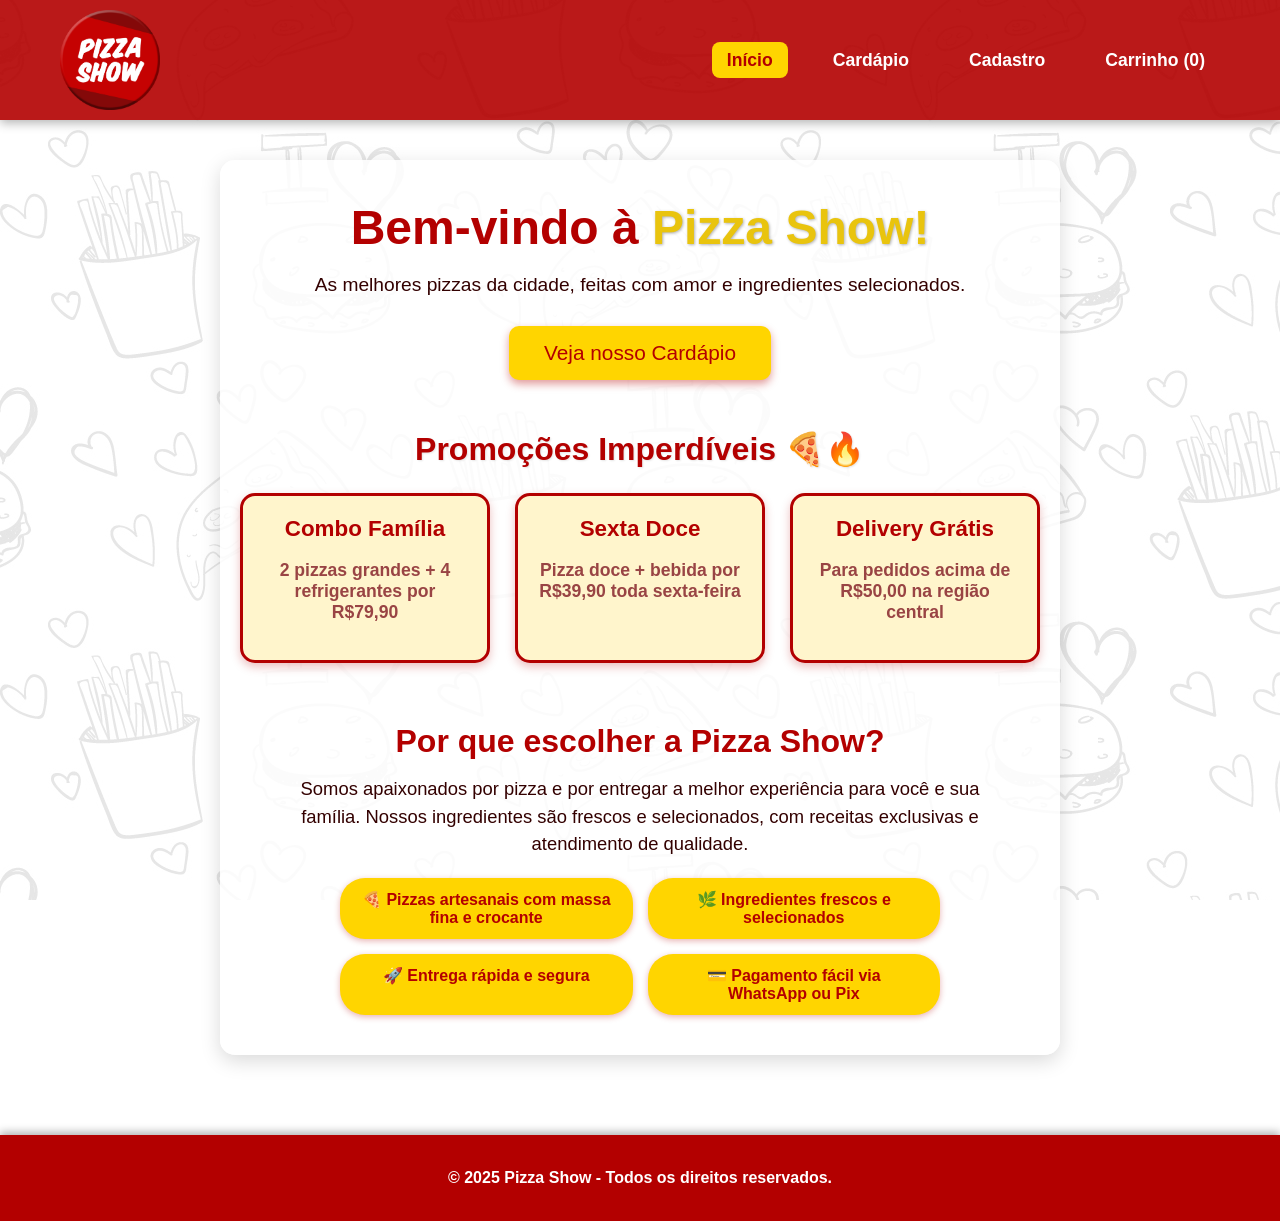
<file: index.html>
<!DOCTYPE html>
<html lang="pt-BR">
<head>
  <link rel="shortcut icon" type="Imagem/png" href="img/negativa.png">
  <meta charset="UTF-8">
  <meta charset="UTF-8" />
  <meta name="viewport" content="width=device-width, initial-scale=1" />
  <title>Pizza Show</title>
  <link rel="stylesheet" href="estilo1/index.css" />
</head>
<body>
  <header>
    <div class="container-header">
      <img src="img/positiva.png" alt="Pizza Show Logo" class="logo" />
      <nav>
        <ul>
          <li><a href="index.html" class="active">Início</a></li>
          <li><a href="cardapio.html">Cardápio</a></li>
          <li><a href="cadastro.html">Cadastro</a></li>
          <li><a href="carrinho.html">Carrinho (0)</a></li>
        </ul>
      </nav>
    </div>
  </header>

  <main>
    <section class="hero">
      <h1>Bem-vindo à <span>Pizza Show!</span></h1>
      <p>As melhores pizzas da cidade, feitas com amor e ingredientes selecionados.</p>
      <a href="cardapio.html" class="btn-primary">Veja nosso Cardápio</a>
    </section>

    <section class="promo">
      <h2>Promoções Imperdíveis 🍕🔥</h2>
      <div class="promo-cards">
        <div class="promo-card">
          <h3>Combo Família</h3>
          <p>2 pizzas grandes + 4 refrigerantes por <strong>R$79,90</strong></p>
        </div>
        <div class="promo-card">
          <h3>Sexta Doce</h3>
          <p>Pizza doce + bebida por <strong>R$39,90</strong> toda sexta-feira</p>
        </div>
        <div class="promo-card">
          <h3>Delivery Grátis</h3>
          <p>Para pedidos acima de <strong>R$50,00</strong> na região central</p>
        </div>
      </div>
    </section>

    <section class="sobre">
      <h2>Por que escolher a Pizza Show?</h2>
      <p>
        Somos apaixonados por pizza e por entregar a melhor experiência para você e sua família.
        Nossos ingredientes são frescos e selecionados, com receitas exclusivas e atendimento de qualidade.
      </p>
      <ul>
        <li>🍕 Pizzas artesanais com massa fina e crocante</li>
        <li>🌿 Ingredientes frescos e selecionados</li>
        <li>🚀 Entrega rápida e segura</li>
        <li>💳 Pagamento fácil via WhatsApp ou Pix</li>
      </ul>
    </section>
  </main>

  <footer>
    <p>© 2025 Pizza Show - Todos os direitos reservados.</p>
  </footer>
</body>
</html>
</file>
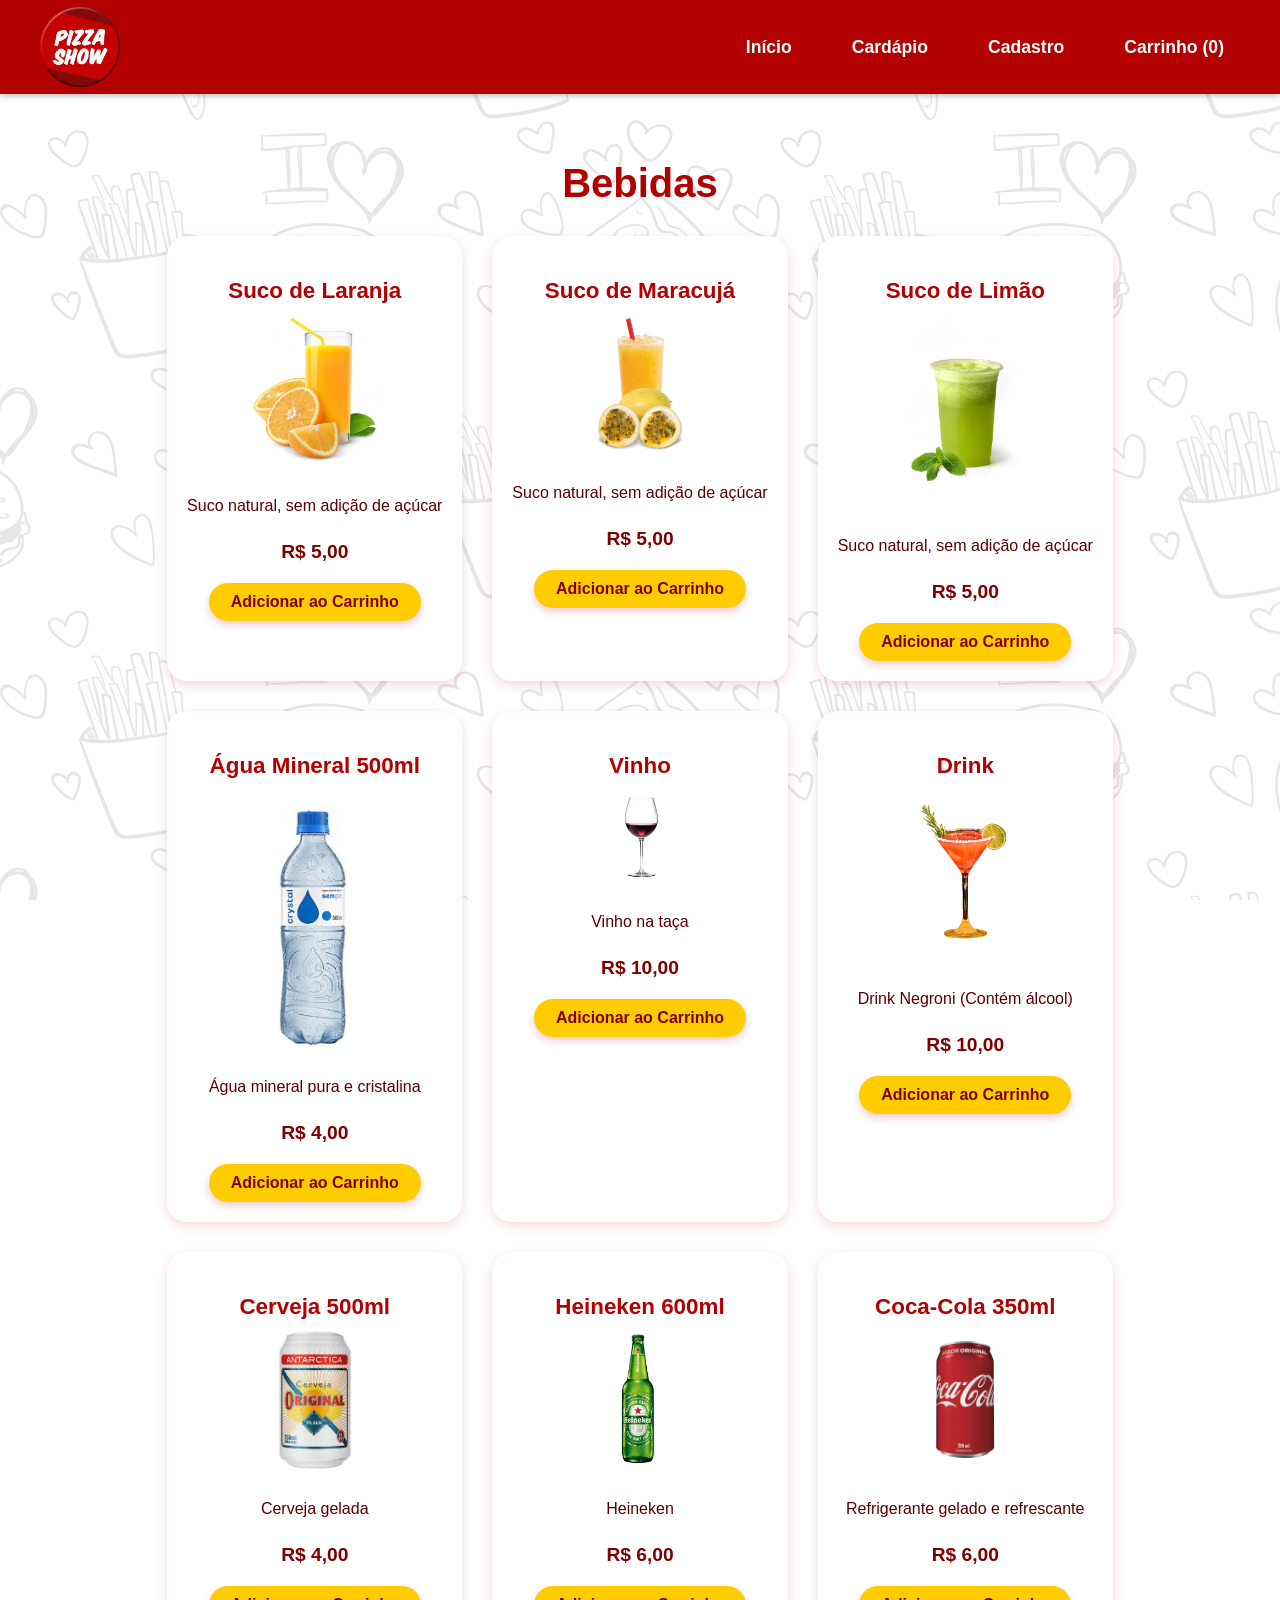
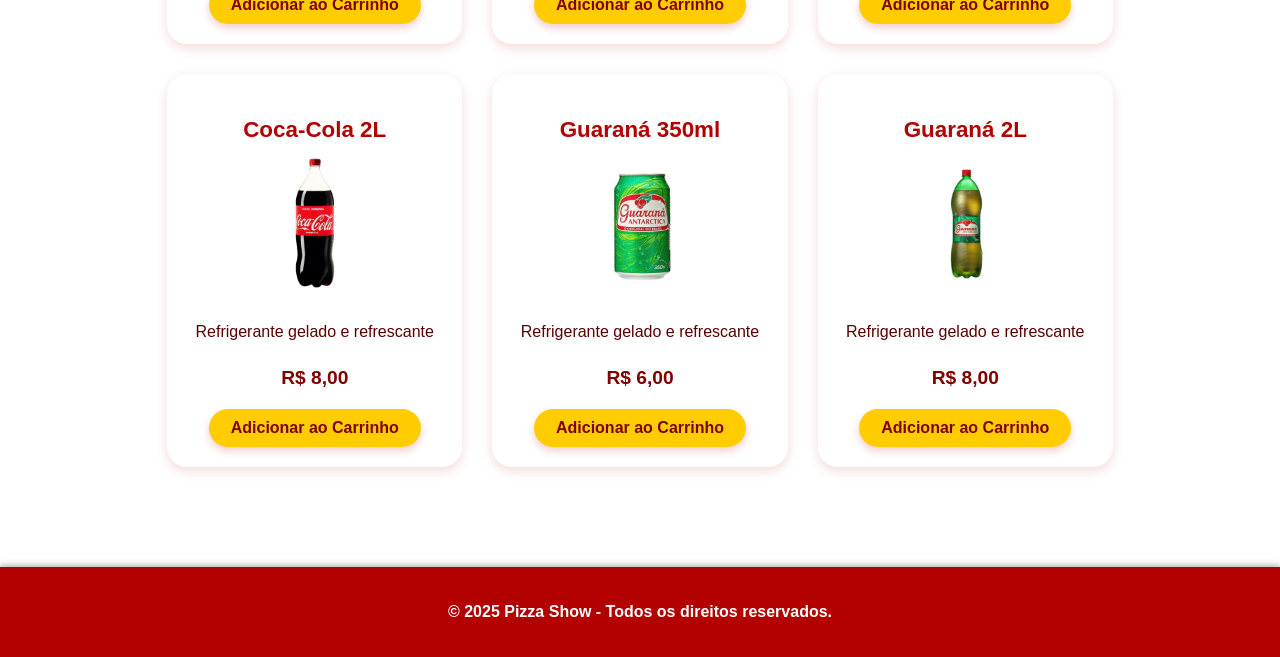
<file: bebidas.html>
<!DOCTYPE html>
<html lang="pt-BR">
<head>
  <meta charset="UTF-8" />
  <meta name="viewport" content="width=device-width, initial-scale=1" />
  <title>Bebidas - Pizza Show</title>
  <link rel="shortcut icon" type="image/png" href="img/negativa.png" />
  <link rel="stylesheet" href="estilo5/index.css" />
</head>
<body>

  <!-- HEADER PADRÃO -->
  <header>
    <img src="img/positiva.png" alt="Pizza Show Logo" class="logo" />
    <nav>
      <ul>
        <li><a href="index.html">Início</a></li>
        <li><a href="cardapio.html">Cardápio</a></li>
        <li><a href="cadastro.html">Cadastro</a></li>
        <li><a href="carrinho.html">Carrinho (<span id="carrinho-count">0</span>)</a></li>
      </ul>
    </nav>
  </header>

  <!-- CONTEÚDO -->
  <main>
    <h1>Bebidas</h1>
    <ul class="produtos-lista">
      <li>
        <h3>Suco de Laranja</h3>
        <img src="img/suco.jpeg" alt="Suco de Laranja" />
        <p>Suco natural, sem adição de açúcar</p>
        <p><strong>R$ 5,00</strong></p>
        <button onclick="adicionarAoCarrinho('Suco de Laranja', 5)">Adicionar ao Carrinho</button>
      </li>
      <li>
        <h3>Suco de Maracujá</h3>
        <img src="img/maracujá.jpg" alt="Suco de Maracujá" />
        <p>Suco natural, sem adição de açúcar</p>
        <p><strong>R$ 5,00</strong></p>
        <button onclick="adicionarAoCarrinho('Suco de Maracujá', 5)">Adicionar ao Carrinho</button>
      </li>
      <li>
        <h3>Suco de Limão</h3>
        <img src="img/limão.avif" alt="Suco de Limão" />
        <p>Suco natural, sem adição de açúcar</p>
        <p><strong>R$ 5,00</strong></p>
        <button onclick="adicionarAoCarrinho('Suco de Limão', 5)">Adicionar ao Carrinho</button>
      </li>
      <li>
        <h3>Água Mineral 500ml</h3>
        <img src="img/agua.jfif" alt="Água" />
        <p>Água mineral pura e cristalina</p>
        <p><strong>R$ 4,00</strong></p>
        <button onclick="adicionarAoCarrinho('Água Mineral 500ml', 4)">Adicionar ao Carrinho</button>
      </li>
      <li>
        <h3>Vinho</h3>
        <img src="img/vinho.jpg" alt="Vinho" />
        <p>Vinho na taça</p>
        <p><strong>R$ 10,00</strong></p>
        <button onclick="adicionarAoCarrinho('Vinho', 10)">Adicionar ao Carrinho</button>
      </li>
      <li>
        <h3>Drink</h3>
        <img src="img/drink.webp" alt="Drink" />
        <p>Drink Negroni (Contém álcool)</p>
        <p><strong>R$ 10,00</strong></p>
        <button onclick="adicionarAoCarrinho('Drink', 10)">Adicionar ao Carrinho</button>
      </li>
      <li>
        <h3>Cerveja 500ml</h3>
        <img src="img/cerveja.webp" alt="Cerveja" />
        <p>Cerveja gelada</p>
        <p><strong>R$ 4,00</strong></p>
        <button onclick="adicionarAoCarrinho('Cerveja 500ml', 4)">Adicionar ao Carrinho</button>
      </li>
      <li>
        <h3>Heineken 600ml</h3>
        <img src="img/heineken.webp" alt="Heineken" />
        <p>Heineken</p>
        <p><strong>R$ 6,00</strong></p>
        <button onclick="adicionarAoCarrinho('Heineken 600ml', 6)">Adicionar ao Carrinho</button>
      </li>
      <li>
        <h3>Coca-Cola 350ml</h3>
        <img src="img/coca.webp" alt="Coca-Cola" />
        <p>Refrigerante gelado e refrescante</p>
        <p><strong>R$ 6,00</strong></p>
        <button onclick="adicionarAoCarrinho('Coca-Cola 350ml', 6)">Adicionar ao Carrinho</button>
      </li>
      <li>
        <h3>Coca-Cola 2L</h3>
        <img src="img/coca2l.webp" alt="Coca-Cola 2L" />
        <p>Refrigerante gelado e refrescante</p>
        <p><strong>R$ 8,00</strong></p>
        <button onclick="adicionarAoCarrinho('Coca-Cola 2L', 8)">Adicionar ao Carrinho</button>
      </li>
      <li>
        <h3>Guaraná 350ml</h3>
        <img src="img/guarana.jpg" alt="Guaraná 350ml" />
        <p>Refrigerante gelado e refrescante</p>
        <p><strong>R$ 6,00</strong></p>
        <button onclick="adicionarAoCarrinho('Guaraná 350ml', 6)">Adicionar ao Carrinho</button>
      </li>
      <li>
        <h3>Guaraná 2L</h3>
        <img src="img/guarana2l.webp" alt="Guaraná 2L" />
        <p>Refrigerante gelado e refrescante</p>
        <p><strong>R$ 8,00</strong></p>
        <button onclick="adicionarAoCarrinho('Guaraná 2L', 8)">Adicionar ao Carrinho</button>
      </li>
    </ul>
  </main>

  <!-- FOOTER -->
  <footer>
    <p>© 2025 Pizza Show - Todos os direitos reservados.</p>
  </footer>

  <!-- SCRIPT DE CARRINHO -->
  <script>
    function adicionarAoCarrinho(nome, preco) {
      let carrinho = JSON.parse(localStorage.getItem('carrinho')) || [];
      const index = carrinho.findIndex(item => item.nome === nome);
      if (index > -1) {
        carrinho[index].quantidade++;
      } else {
        carrinho.push({ nome, preco, quantidade: 1 });
      }
      localStorage.setItem('carrinho', JSON.stringify(carrinho));
      alert(nome + ' adicionado ao carrinho!');
      atualizarContadorCarrinho();
    }

    function atualizarContadorCarrinho() {
      const carrinho = JSON.parse(localStorage.getItem('carrinho')) || [];
      const count = carrinho.reduce((acc, item) => acc + item.quantidade, 0);
      document.getElementById('carrinho-count').textContent = count;
    }

    atualizarContadorCarrinho();
  </script>
</body>
</html>
</file>
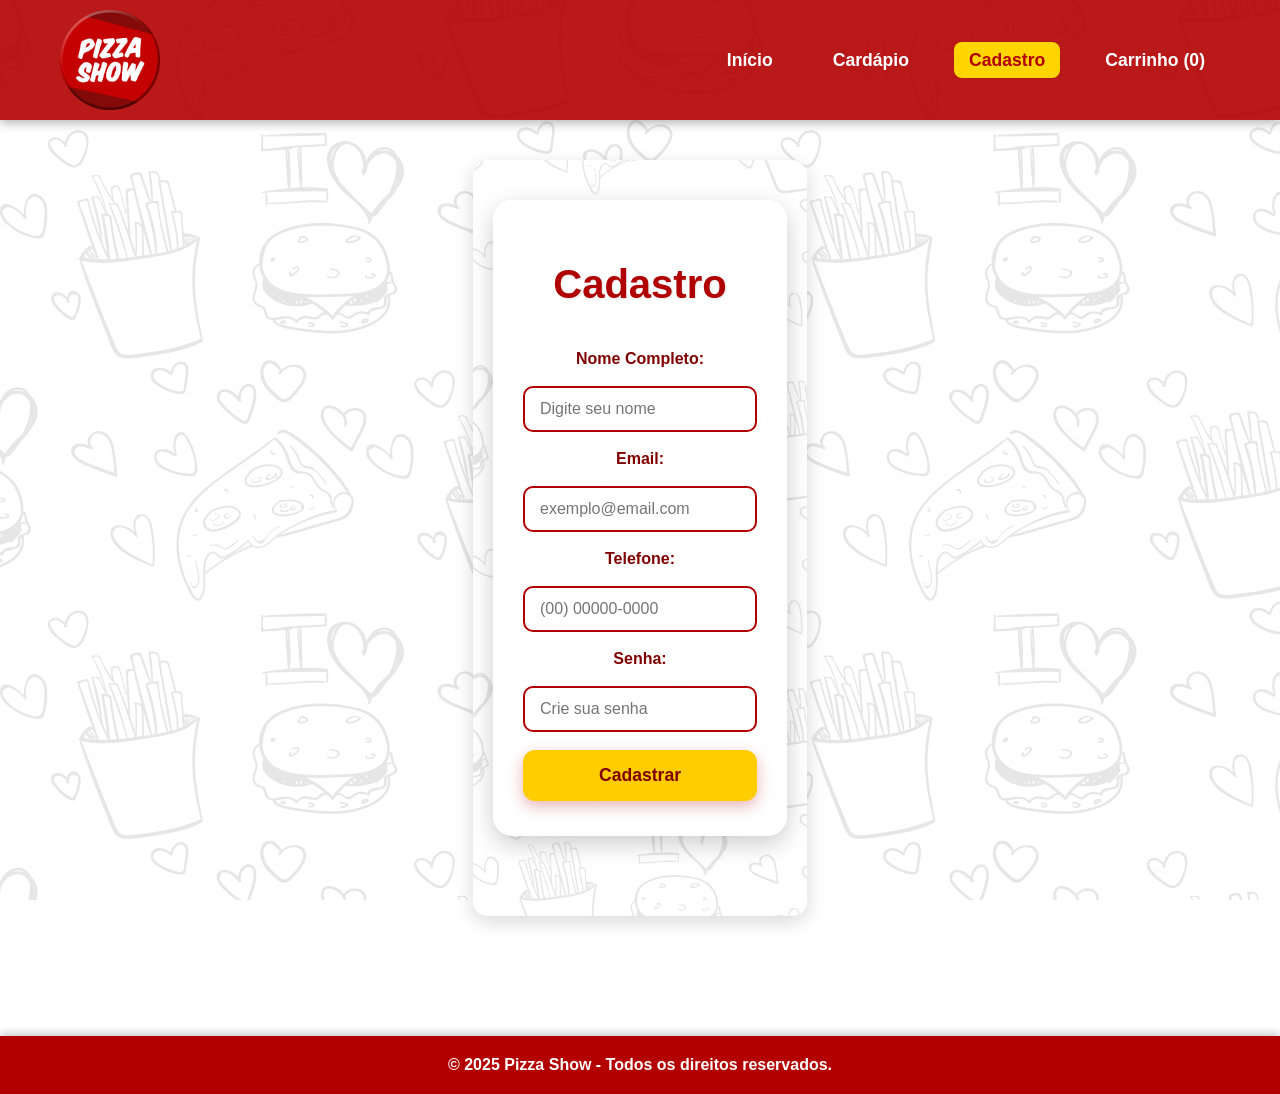
<file: cadastro.html>
<!DOCTYPE html>
<html lang="pt-BR">
<head>
  <link rel="shortcut icon" type="image/png" href="img/negativa.png">
  <meta charset="UTF-8" />
  <meta name="viewport" content="width=device-width, initial-scale=1" />
  <title>Cadastro - Pizza Show</title>
  <link rel="stylesheet" href="estilo1/index.css" />
  <link rel="stylesheet" href="estilo4/index.css" />
</head>
<body>

  <header>
    <div class="container-header">
      <img src="img/positiva.png" alt="Pizza Show Logo" class="logo" />
      <nav>
        <ul>
          <li><a href="index.html">Início</a></li>
          <li><a href="cardapio.html">Cardápio</a></li>
          <li><a href="cadastro.html" class="active">Cadastro</a></li>
          <li><a href="carrinho.html">Carrinho (0)</a></li>
        </ul>
      </nav>
    </div>
  </header>

  <main>
    <div class="form-container">
      <form class="formulario">
        <h1>Cadastro</h1>
        <label for="nome">Nome Completo:</label>
        <input type="text" id="nome" name="nome" placeholder="Digite seu nome" required />

        <label for="email">Email:</label>
        <input type="email" id="email" name="email" placeholder="exemplo@email.com" required />

        <label for="telefone">Telefone:</label>
        <input type="tel" id="telefone" name="telefone" placeholder="(00) 00000-0000" required />

        <label for="senha">Senha:</label>
        <input type="password" id="senha" name="senha" placeholder="Crie sua senha" required />

        <button type="submit">Cadastrar</button>
      </form>
    </div>
  </main>

  <footer>
    © 2025 Pizza Show - Todos os direitos reservados.
  </footer>

</body>
</html>
</file>
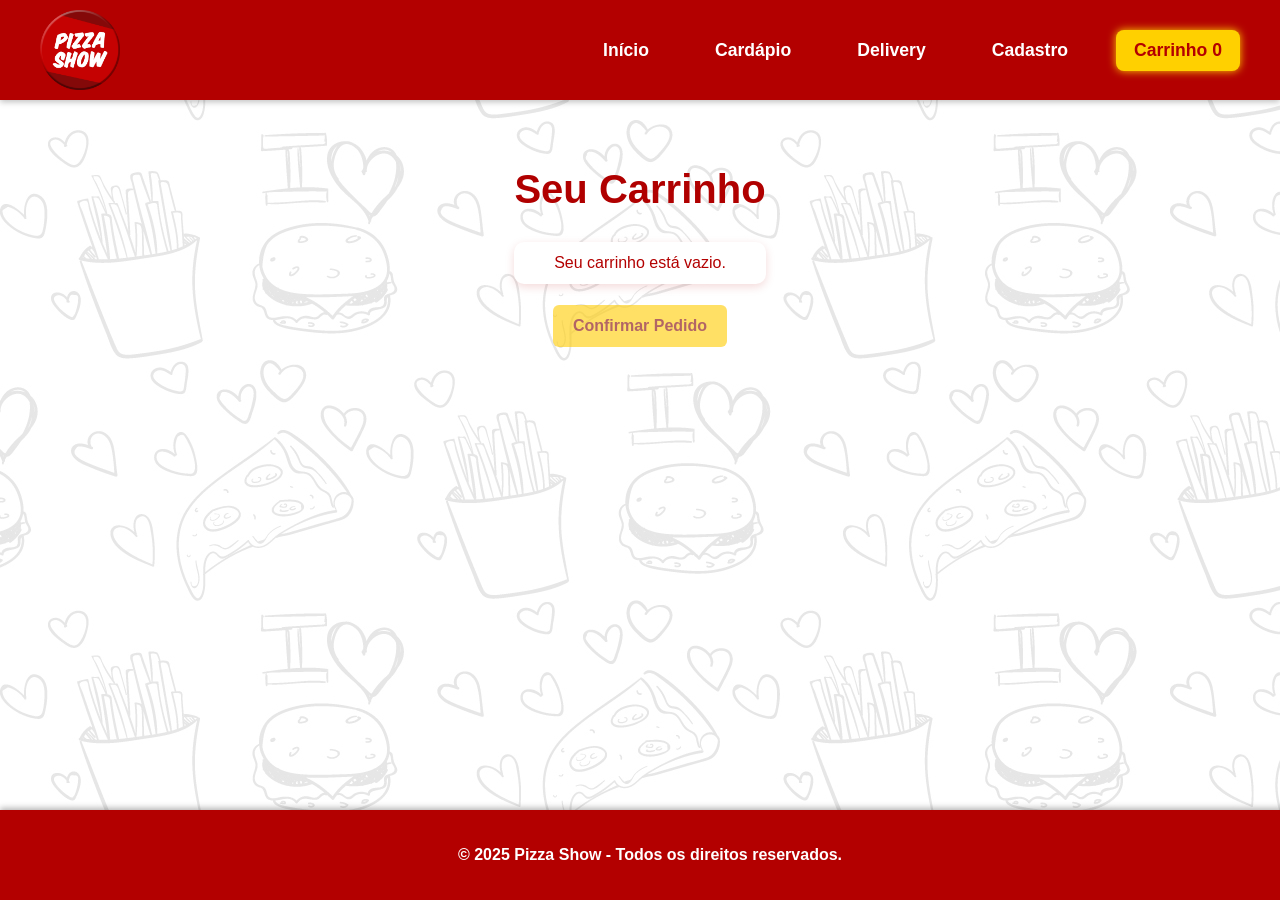
<file: carrinho.html>
<!DOCTYPE html>
<html lang="pt-BR">
<head>
  <link rel="shortcut icon" type="Imagem/png" href="img/negativa.png">
  <meta charset="UTF-8" />
  <meta name="viewport" content="width=device-width, initial-scale=1" />
  <title>Carrinho - Pizza Show</title>
  <link rel="stylesheet" href="estilo5/index.css" />
  <body>
    <header>
  <div class="container-header">
    <img src="img/positiva.png" alt="Pizza Show Logo" class="logo" />
   <nav>
  <ul>
    <li><a href="index.html">Início</a></li>
    <li><a href="cardapio.html">Cardápio</a></li>
    <li><a href="delivery.html">Delivery</a></li>
    <li><a href="cadastro.html">Cadastro</a></li>
    <li><a href="carrinho.html" class="active">Carrinho <span id="carrinho-count">0</span></a></li>
  </ul>
</nav>

  </div>
</header>


  <main>
  <h1>Seu Carrinho</h1>
  <ul id="lista-carrinho" class="produtos-lista"></ul>
  <p class="total" id="total-carrinho"></p>
  <button id="confirmar-pedido" onclick="confirmarPedido()">Confirmar Pedido</button>
</main>

<script>
  function atualizarContadorCarrinho() {
    const carrinho = JSON.parse(localStorage.getItem('carrinho')) || [];
    const count = carrinho.reduce((acc, item) => acc + item.quantidade, 0);
    document.getElementById('carrinho-count').textContent = count;
  }

  function removerItem(nome) {
    let carrinho = JSON.parse(localStorage.getItem('carrinho')) || [];
    carrinho = carrinho.filter(item => item.nome !== nome);
    localStorage.setItem('carrinho', JSON.stringify(carrinho));
    carregarCarrinho();
    atualizarContadorCarrinho();
  }

  function carregarCarrinho() {
    const lista = document.getElementById('lista-carrinho');
    const totalElem = document.getElementById('total-carrinho');
    let carrinho = JSON.parse(localStorage.getItem('carrinho')) || [];
    lista.innerHTML = '';

    const btnConfirmar = document.getElementById('confirmar-pedido');

    if (carrinho.length === 0) {
      lista.innerHTML = '<li>Seu carrinho está vazio.</li>';
      totalElem.textContent = '';
      btnConfirmar.disabled = true; // desabilita o botão
      btnConfirmar.style.opacity = 0.6;
      return;
    }

    let total = 0;

    carrinho.forEach(item => {
      total += item.preco * item.quantidade;
      const li = document.createElement('li');
      li.innerHTML = `
        ${item.nome} - R$ ${item.preco.toFixed(2)} x ${item.quantidade}
        <button class="remover-btn" onclick="removerItem('${item.nome}')">Remover</button>
      `;
      lista.appendChild(li);
    });

    totalElem.textContent = 'Total: R$ ' + total.toFixed(2);

    btnConfirmar.disabled = false; // habilita o botão
    btnConfirmar.style.opacity = 1;
  }

  function confirmarPedido() {
    const carrinho = JSON.parse(localStorage.getItem('carrinho')) || [];
    if (carrinho.length === 0) {
      alert("Seu carrinho está vazio!");
      return;
    }
    window.location.href = "delivery.html";
  }

  atualizarContadorCarrinho();
  carregarCarrinho();
</script>

  <style>
    body {
      font-family: 'Segoe UI', Tahoma, Geneva, Verdana, sans-serif;
      color: #b30000;
      margin: 0;
      padding: 0;
      background-image: url("img/fundo.jpg");
    }

 header {
  background-color: #b30000;
  padding: 15px 40px;
  display: flex;
  align-items: center;
  justify-content: space-between;
  box-shadow: 0 2px 6px rgba(0,0,0,0.25);
}

.container-header {
  width: 100%;
  max-width: 1200px;
  margin: 0 auto;
  display: flex;
  align-items: center;
  justify-content: space-between;
}

.logo {
  height: 80px;
  user-select: none;
}

nav ul {
  list-style: none;
  display: flex;
  gap: 30px;
  margin: 0;
  padding: 0;
}

nav ul li {
  font-weight: 700;
  font-size: 1.1rem;
}

nav ul li a {
  color: white;
  text-decoration: none;
  padding: 10px 18px;
  border-radius: 8px;
  transition: background-color 0.3s ease;
}

nav ul li a.active,
nav ul li a:hover {
  background-color: #ffd000;
  color: #b30000;
  font-weight: 700;
}


    main {
      max-width: 960px;
      margin: 40px auto 80px;
      padding: 0 20px;
      text-align: center;
    }

    h1 {
      color: #b30000;
      font-weight: 900;
      margin-bottom: 20px;
    }

    .produtos-lista {
      list-style: none;
      padding: 0;
      margin: 0 auto;
      display: flex;
      flex-direction: column;
      gap: 10px;
    }

    .produtos-lista li {
      background-color: #fff;
      border-radius: 10px;
      padding: 12px 20px;
      box-shadow: 0 3px 10px rgba(179, 0, 0, 0.15);
      display: flex;
      justify-content: space-between;
      align-items: center;
    }

    button.remover-btn {
      background: #b30000;
      color: white;
      border: none;
      padding: 6px 12px;
      border-radius: 6px;
      cursor: pointer;
      transition: background-color 0.3s ease;
    }

    button.remover-btn:hover {
      background: #800000;
    }

        button{
    background-color: #ffcc00;
    color: #800000;
    border: none;
    padding: 12px 20px;
    border-radius: 6px;
    font-size: 1em;
    font-weight: bold;
    cursor: pointer;
    transition: background-color 0.3s ease;
    }

    .total {
      margin-top: 20px;
      font-size: 1.3em;
      font-weight: 700;
      text-align: right;
      color: #b30000;
    }

    footer {
      background-color: #b30000;
      text-align: center;
      padding: 20px 10px;
      color: white;
      font-weight: 700;
      font-size: 1rem;
      position: fixed;
      left: 0;
      bottom: 0;
      width: 100%;
      box-shadow: 0 -2px 6px rgba(0,0,0,0.3);
    }

  </style>
</head>
  <footer>
    <p>© 2025 Pizza Show - Todos os direitos reservados.</p>
  </footer>

  <script>
    function atualizarContadorCarrinho() {
    const carrinho = JSON.parse(localStorage.getItem('carrinho')) || [];
    const count = carrinho.reduce((acc, item) => acc + item.quantidade, 0);
    document.getElementById('carrinho-count').textContent = count;
  }

  function removerItem(nome) {
    let carrinho = JSON.parse(localStorage.getItem('carrinho')) || [];
    carrinho = carrinho.filter(item => item.nome !== nome);
    localStorage.setItem('carrinho', JSON.stringify(carrinho));
    carregarCarrinho();
    atualizarContadorCarrinho();
  }

  function carregarCarrinho() {
    const lista = document.getElementById('lista-carrinho');
    const totalElem = document.getElementById('total-carrinho');
    let carrinho = JSON.parse(localStorage.getItem('carrinho')) || [];
    lista.innerHTML = '';

    const btnConfirmar = document.getElementById('confirmar-pedido');

    if (carrinho.length === 0) {
      lista.innerHTML = '<li>Seu carrinho está vazio.</li>';
      totalElem.textContent = '';
      btnConfirmar.disabled = true; // desabilita o botão
      btnConfirmar.style.opacity = 0.6;
      return;
    }

    let total = 0;

    carrinho.forEach(item => {
      total += item.preco * item.quantidade;
      const li = document.createElement('li');
      li.innerHTML = `
        ${item.nome} - R$ ${item.preco.toFixed(2)} x ${item.quantidade}
        <button class="remover-btn" onclick="removerItem('${item.nome}')">Remover</button>
      `;
      lista.appendChild(li);
    });

    totalElem.textContent = 'Total: R$ ' + total.toFixed(2);

    btnConfirmar.disabled = false; // habilita o botão
    btnConfirmar.style.opacity = 1;
  }

  function confirmarPedido() {
  const carrinho = JSON.parse(localStorage.getItem('carrinho')) || [];
  if (carrinho.length === 0) {
    alert("Seu carrinho está vazio!");
    return;
  }
  window.location.href = "delivery.html"; // vai para delivery apenas se houver itens
}


  atualizarContadorCarrinho();
  carregarCarrinho();
  </script>
</body>
</html>
</file>
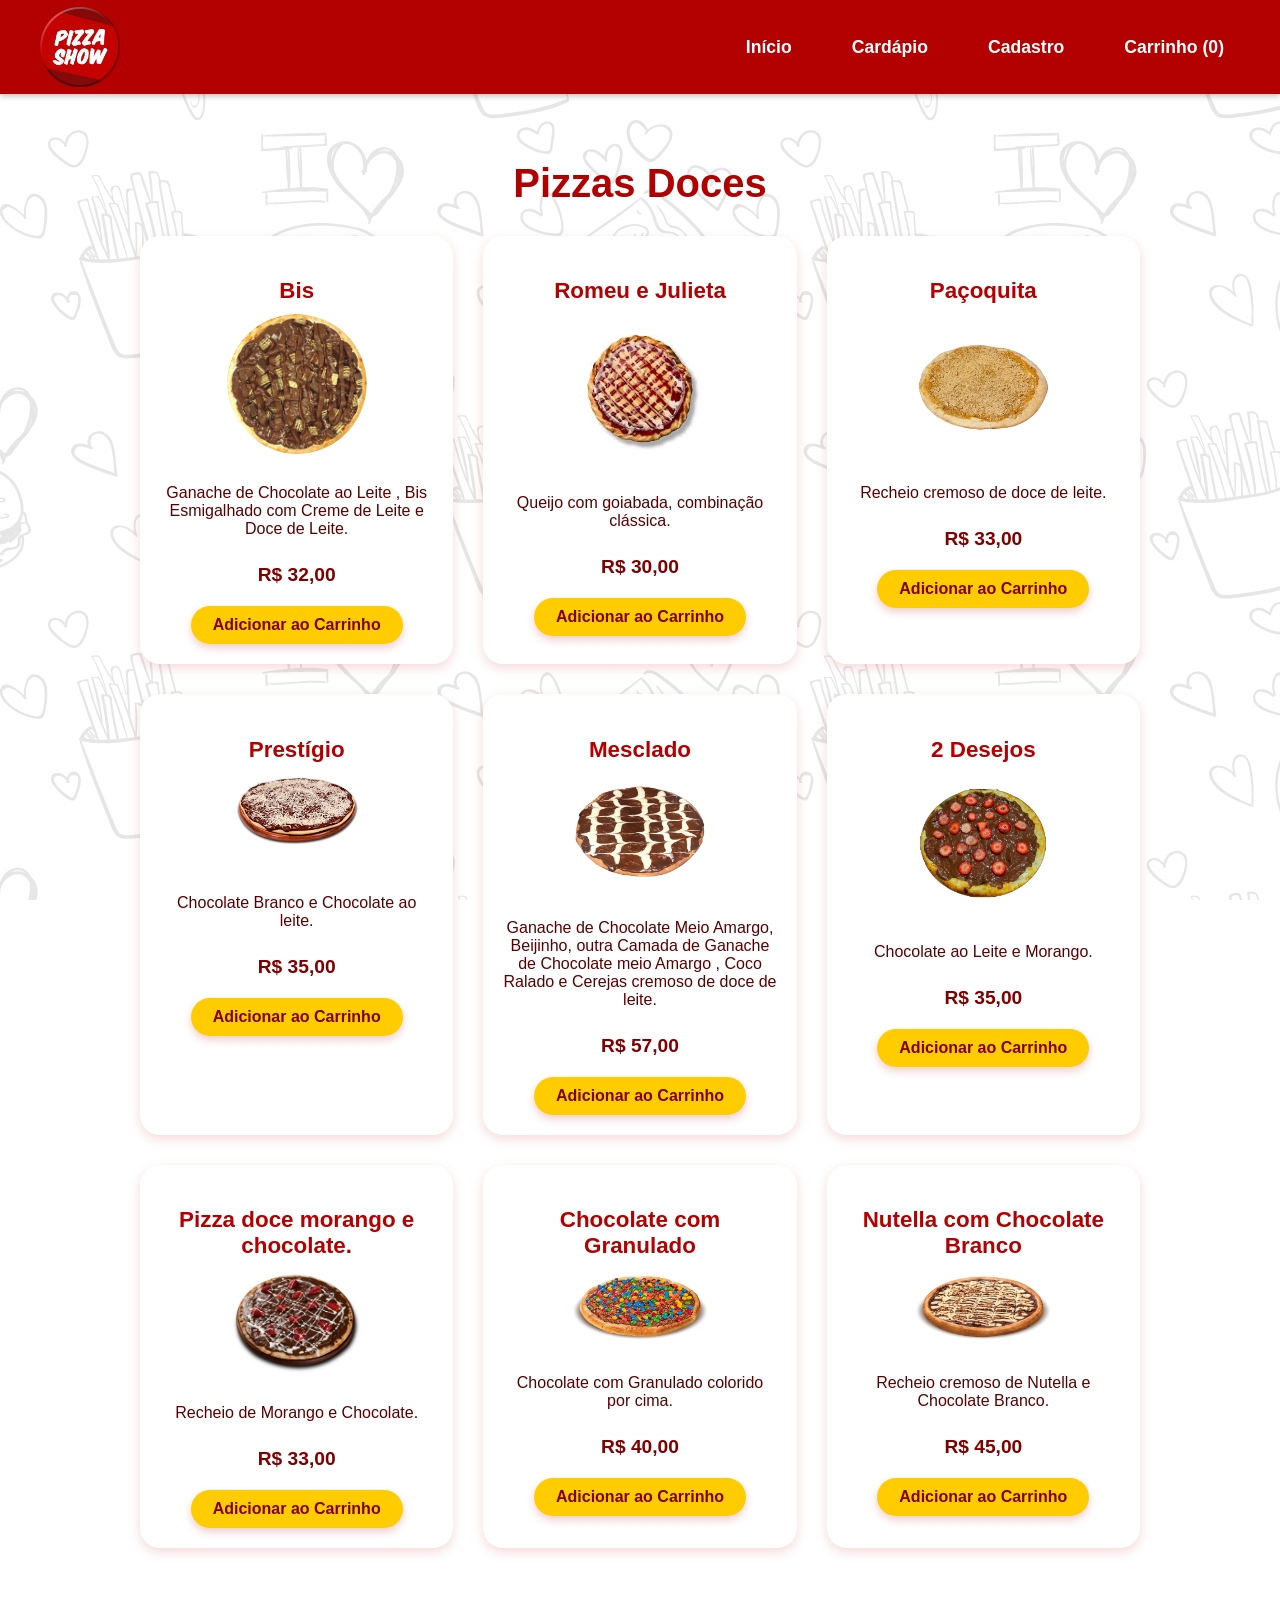
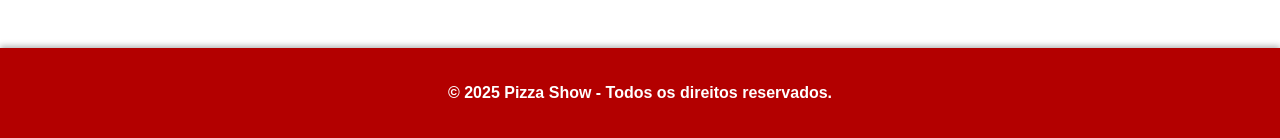
<file: doces.html>
<!DOCTYPE html>
<html lang="pt-BR">
<head>
  <link rel="shortcut icon" type="Imagem/png" href="img/negativa.png">
  <meta charset="UTF-8" />
  <meta name="viewport" content="width=device-width, initial-scale=1" />
  <title>Pizzas Doces - Pizza Show</title>
  <link rel="stylesheet" href="estilo5/index.css" />
</head>
<body>
  <header>
    <img src="img/positiva.png" alt="Pizza Show Logo" class="logo" />
    <nav>
      <ul>
        <li><a href="index.html">Início</a></li>
        <li><a href="cardapio.html">Cardápio</a></li>
        <li><a href="cadastro.html">Cadastro</a></li>
        <li><a href="carrinho.html">Carrinho (<span id="carrinho-count">0</span>)</a></li>
      </ul>
    </nav>
  </header>

  <main>
    <h1>Pizzas Doces</h1>
    <ul class="produtos-lista">
      <li>
        <h3>Bis</h3>
        <img src="img/bis.webp" alt="Bis" />
        <p>Ganache de Chocolate ao Leite , Bis Esmigalhado com Creme de Leite e Doce de Leite.</p>
        <p><strong>R$ 32,00</strong></p>
        <button onclick="adicionarAoCarrinho('Chocolate com Morango', 32)">Adicionar ao Carrinho</button>
      </li>
      <li>
        <h3>Romeu e Julieta</h3>
        <img src="img/romeu.jpg" alt="Romeu e Julieta" />
        <p>Queijo com goiabada, combinação clássica.</p>
        <p><strong>R$ 30,00</strong></p>
        <button onclick="adicionarAoCarrinho('Romeu e Julieta', 30)">Adicionar ao Carrinho</button>
      </li>
      <li>
        <h3>Paçoquita</h3>
        <img src="img/paçoquita.webp" alt="Paçoquita" />
        <p>Recheio cremoso de doce de leite.</p>
        <p><strong>R$ 33,00</strong></p>
        <button onclick="adicionarAoCarrinho('Doce de Leite', 33)">Adicionar ao Carrinho</button>
      </li>
      <li>
        <h3>Prestígio</h3>
        <img src="img/prestigio.png" alt="Prestígio" />
        <p>Chocolate Branco e Chocolate ao leite.</p>
        <p><strong>R$ 35,00</strong></p>
        <button onclick="adicionarAoCarrinho('Prestígio', 33)">Adicionar ao Carrinho</button>
      </li>
      <li>
        <h3>Mesclado</h3>
        <img src="img/mesclado.png" alt="Mesclado" />
        <p>Ganache de Chocolate Meio Amargo, Beijinho, outra Camada de Ganache de Chocolate meio Amargo , Coco Ralado e Cerejas cremoso de doce de leite.</p>
        <p><strong>R$ 57,00</strong></p>
        <button onclick="adicionarAoCarrinho('Mesclado', 33)">Adicionar ao Carrinho</button>
      </li>
      <li>
        <h3>2 Desejos</h3>
        <img src="img/desejo.png" alt="2 Desejos" />
        <p>Chocolate ao Leite e Morango.</p>
        <p><strong>R$ 35,00</strong></p>
        <button onclick="adicionarAoCarrinho('2 Desejos', 33)">Adicionar ao Carrinho</button>
      </li>
      <li>
        <h3>Pizza doce morango e chocolate.</h3>
        <img src="img/morango.jpg" alt="Pizza doce morango e chocolate." />
        <p>Recheio de Morango e Chocolate.</p>
        <p><strong>R$ 33,00</strong></p>
        <button onclick="adicionarAoCarrinho('Pizza doce morango e chocolate.', 33)">Adicionar ao Carrinho</button>
      </li>
      <li>
        <h3>Chocolate com Granulado</h3>
        <img src="img/granulado.png" alt="Chocolate com Granulado" />
        <p>Chocolate com Granulado colorido por cima.</p>
        <p><strong>R$ 40,00</strong></p>
        <button onclick="adicionarAoCarrinho('Chocolate com Granulado', 33)">Adicionar ao Carrinho</button>
      </li>
      <li>
        <h3>Nutella com Chocolate Branco</h3>
        <img src="img/nutella.png" alt="Nutella com Chocolate Branco" />
        <p>Recheio cremoso de Nutella e Chocolate Branco.</p>
        <p><strong>R$ 45,00</strong></p>
        <button onclick="adicionarAoCarrinho('Nutella com Chocolate Branco', 33)">Adicionar ao Carrinho</button>
      </li>
    </ul>
  </main>

  <footer>
    <p>© 2025 Pizza Show - Todos os direitos reservados.</p>
  </footer>

  <script>
    function adicionarAoCarrinho(nome, preco) {
      let carrinho = JSON.parse(localStorage.getItem('carrinho')) || [];
      const index = carrinho.findIndex(item => item.nome === nome);
      if (index > -1) {
        carrinho[index].quantidade++;
      } else {
        carrinho.push({ nome, preco, quantidade: 1 });
      }
      localStorage.setItem('carrinho', JSON.stringify(carrinho));
      alert(nome + ' adicionado ao carrinho!');
      atualizarContadorCarrinho();
    }

    function atualizarContadorCarrinho() {
      const carrinho = JSON.parse(localStorage.getItem('carrinho')) || [];
      const count = carrinho.reduce((acc, item) => acc + item.quantidade, 0);
      document.getElementById('carrinho-count').textContent = count;
    }

    atualizarContadorCarrinho();
  </script>
</body>
</html>
</file>
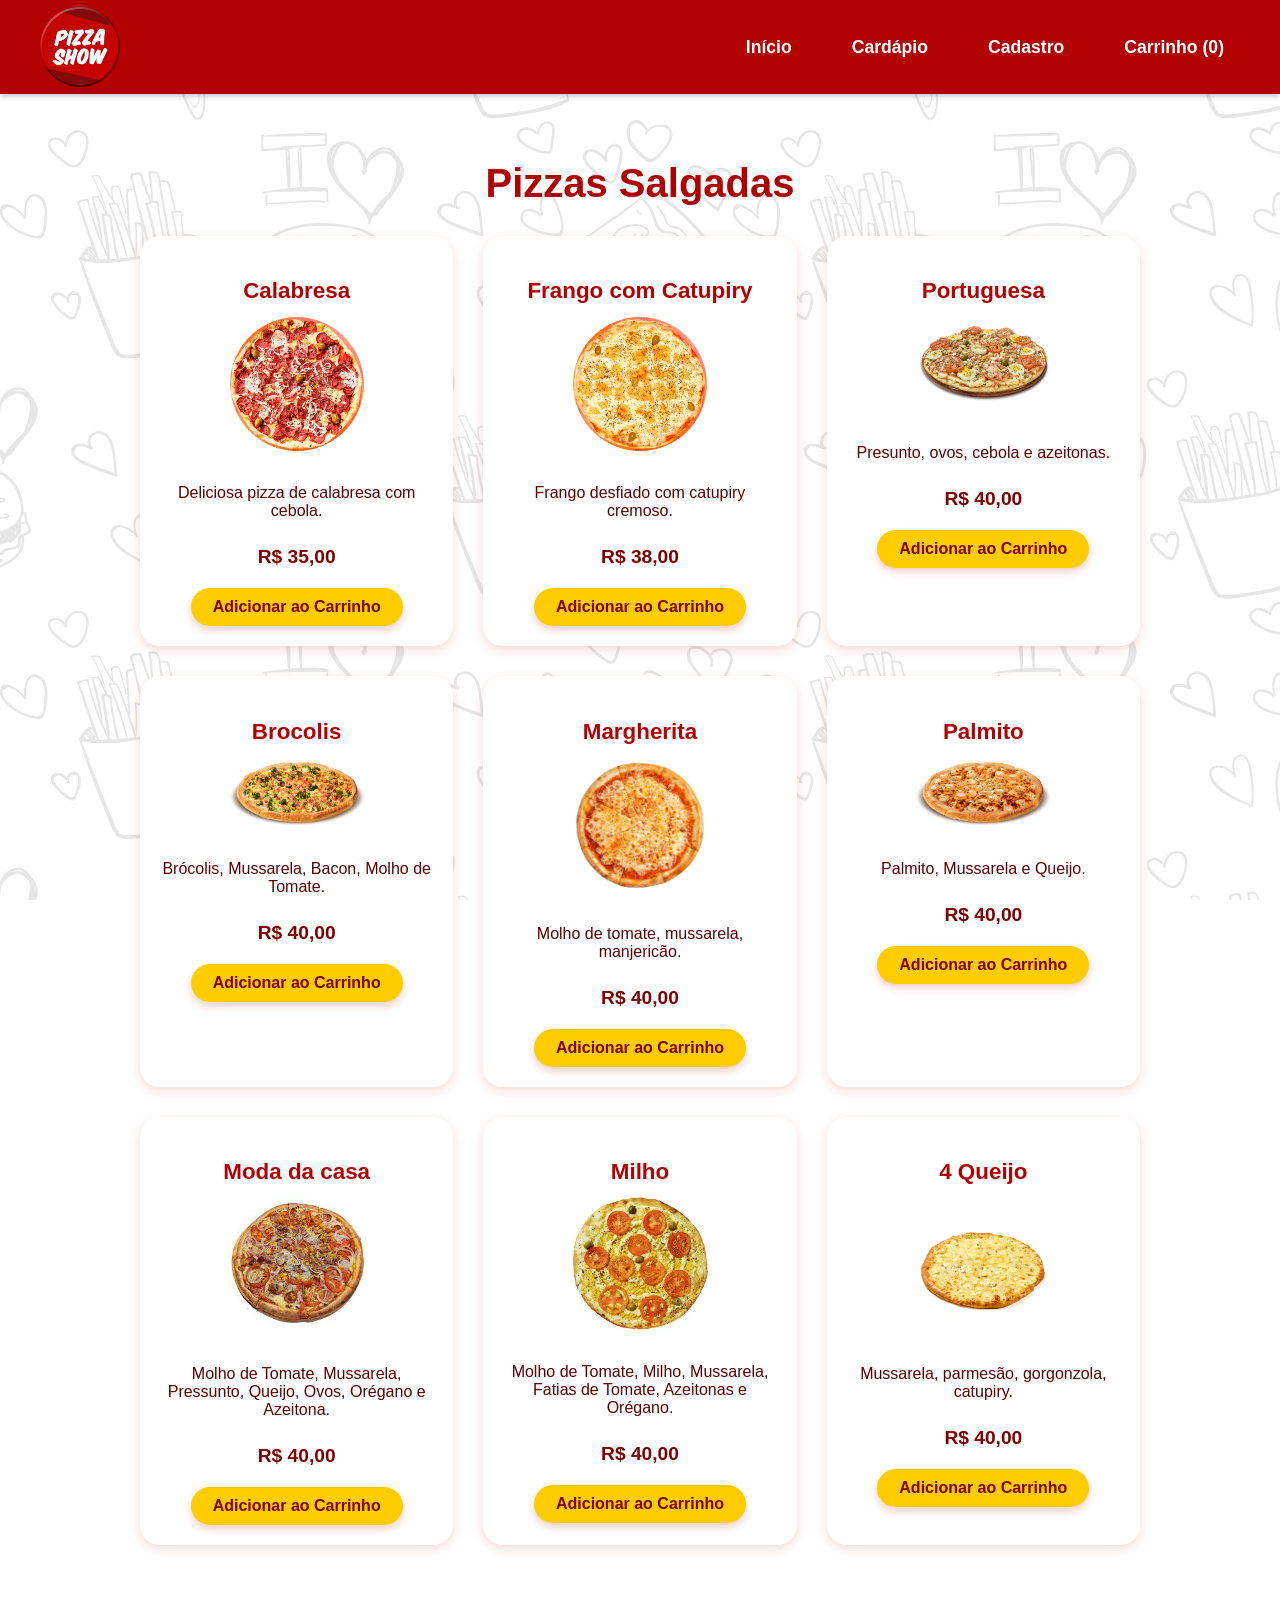
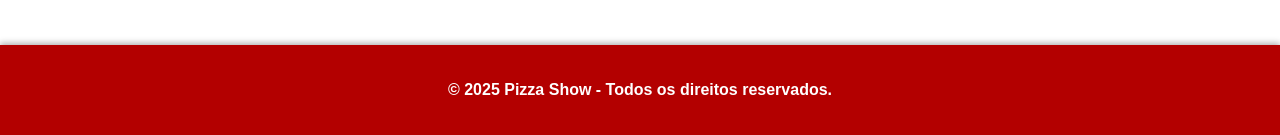
<file: salgada.html>
<!DOCTYPE html>
<html lang="pt-BR">
<head>
  <link rel="shortcut icon" type="Imagem/png" href="img/negativa.png">
  <meta charset="UTF-8" />
  <meta name="viewport" content="width=device-width, initial-scale=1" />
  <title>Pizzas Salgadas - Pizza Show</title>
  <link rel="stylesheet" href="estilo5/index.css" />
</head>
<body>
   <header>
    <img src="img/positiva.png" alt="Pizza Show Logo" class="logo" />
    <nav>
      <ul>
        <li><a href="index.html">Início</a></li>
        <li><a href="cardapio.html">Cardápio</a></li>
        <li><a href="cadastro.html">Cadastro</a></li>
        <li><a href="carrinho.html">Carrinho (<span id="carrinho-count">0</span>)</a></li>
      </ul>
    </nav>
  </header>

  <main>
    <h1>Pizzas Salgadas</h1>
    <ul class="produtos-lista">
      <li>
        <h3>Calabresa</h3>
        <img src="img/calabresa.png" alt="Pizza Calabresa" />
        <p>Deliciosa pizza de calabresa com cebola.</p>
        <p><strong>R$ 35,00</strong></p>
        <button onclick="adicionarAoCarrinho('Calabresa', 35)">Adicionar ao Carrinho</button>
      </li>
      <li>
        <h3>Frango com Catupiry</h3>
        <img src="img/frango.png" alt="Pizza Frango com Catupiry" />
        <p>Frango desfiado com catupiry cremoso.</p>
        <p><strong>R$ 38,00</strong></p>
        <button onclick="adicionarAoCarrinho('Frango com Catupiry', 38)">Adicionar ao Carrinho</button>
      </li>
      <li>
        <h3>Portuguesa</h3>
        <img src="img/portuguesa.jpg" alt="Pizza Portuguesa" />
        <p>Presunto, ovos, cebola e azeitonas.</p>
        <p><strong>R$ 40,00</strong></p>
        <button onclick="adicionarAoCarrinho('Portuguesa', 40)">Adicionar ao Carrinho</button>
      </li>
      <li>
        <h3>Brocolis</h3>
        <img src="img/brocolis.png" alt="Pizza Brocolis" />
        <p>Brócolis, Mussarela, Bacon, Molho de Tomate.</p>
        <p><strong>R$ 40,00</strong></p>
        <button onclick="adicionarAoCarrinho('Brocolis', 40)">Adicionar ao Carrinho</button>
      </li>
      <li>
        <h3>Margherita</h3>
        <img src="img/margherita.jpg" alt="Pizza Margherita" />
        <p>Molho de tomate, mussarela, manjericão.</p>
        <p><strong>R$ 40,00</strong></p>
        <button onclick="adicionarAoCarrinho('Margherita', 40)">Adicionar ao Carrinho</button>
      </li>
      <li>
        <h3>Palmito</h3>
        <img src="img/palmito.png" alt="Pizza Palmito" />
        <p>Palmito, Mussarela e Queijo.</p>
        <p><strong>R$ 40,00</strong></p>
        <button onclick="adicionarAoCarrinho('Palmito', 40)">Adicionar ao Carrinho</button>
      </li>
      <li>
        <h3>Moda da casa</h3>
        <img src="img/modao.jpg" alt="Pizza Moda da casa" />
        <p>Molho de Tomate, Mussarela, Pressunto, Queijo, Ovos, Orégano e Azeitona.</p>
        <p><strong>R$ 40,00</strong></p>
        <button onclick="adicionarAoCarrinho('Moda da casa', 40)">Adicionar ao Carrinho</button>
      </li>
      <li>
        <h3>Milho</h3>
        <img src="img/milho.jpg" alt="Pizza Milho" />
        <p>Molho de Tomate, Milho, Mussarela, Fatias de Tomate, Azeitonas e Orégano.</p>
        <p><strong>R$ 40,00</strong></p>
        <button onclick="adicionarAoCarrinho('Milho', 40)">Adicionar ao Carrinho</button>
      </li>
      <li>
        <h3>4 Queijo</h3>
        <img src="img/queijo.png" alt="4 Queijo" />
        <p>Mussarela, parmesão, gorgonzola, catupiry.</p>
        <p><strong>R$ 40,00</strong></p>
        <button onclick="adicionarAoCarrinho('Milho', 40)">Adicionar ao Carrinho</button>
      </li>
      <!-- Pode adicionar mais sabores aqui -->
    </ul>
  </main>

  <footer>
    <p>© 2025 Pizza Show - Todos os direitos reservados.</p>
  </footer>

  <script>
    function adicionarAoCarrinho(nome, preco) {
      let carrinho = JSON.parse(localStorage.getItem('carrinho')) || [];
      const index = carrinho.findIndex(item => item.nome === nome);
      if (index > -1) {
        carrinho[index].quantidade++;
      } else {
        carrinho.push({ nome, preco, quantidade: 1 });
      }
      localStorage.setItem('carrinho', JSON.stringify(carrinho));
      alert(nome + ' adicionado ao carrinho!');
      atualizarContadorCarrinho();
    }

    function atualizarContadorCarrinho() {
      const carrinho = JSON.parse(localStorage.getItem('carrinho')) || [];
      const count = carrinho.reduce((acc, item) => acc + item.quantidade, 0);
      document.getElementById('carrinho-count').textContent = count;
    }

    atualizarContadorCarrinho();
  </script>
</body>
</html>
</file>
<file: estilo1/index.css>
/* Paleta: vermelho, amarelo, branco */

* {
    box-sizing: border-box;
  }
  
  body {
    margin: 0;
    font-family: 'Segoe UI', Tahoma, Geneva, Verdana, sans-serif;
    background: linear-gradient(135deg, #b30000 0%, #ffd500 100%);
    color: #330000;
    min-height: 100vh;
    display: flex;
    flex-direction: column;
    background-image: url("../img/fundo.jpg");
    background-attachment: fixed;
  }
  
  .container-header {
    max-width: 1200px;
    margin: 0 auto;
    display: flex;
    align-items: center;
    justify-content: space-between;
    padding: 10px 20px;
  }
  
  header {
    background: rgba(179, 0, 0, 0.9);
    color: #fff;
    box-shadow: 0 3px 10px rgba(0,0,0,0.3);
    position: relative;
    top: 0;
    z-index: 100;
  }
  
  .logo {
    max-width: 100px;
    cursor: pointer;
    height: auto;
    cursor: pointer;
  }
  
  nav ul {
    list-style: none;
    padding: 0;
    margin: 0;
    display: flex;
    gap: 30px;
  }
  
  nav ul li a {
    color: #fff;
    text-decoration: none;
    font-weight: 600;
    font-size: 1.1em;
    padding: 8px 15px;
    border-radius: 8px;
    transition: background-color 0.3s ease, color 0.3s ease;
  }
  
  nav ul li a:hover,
  nav ul li a.active {
    background-color: #ffd500;
    color: #b30000;
  }
  
  main {
    flex: 1;
    max-width: 900px;
    margin: 40px auto 80px;
    padding: 0 20px;
    background: rgba(255, 255, 255, 0.85);
    border-radius: 15px;
    box-shadow: 0 6px 20px rgba(0,0,0,0.15);
    text-align: center;
  }
  
  .hero h1 {
    font-size: 3em;
    color: #b30000;
    margin-bottom: 15px;
  }
  
  .hero h1 span {
    color: #e9c40e;
    text-shadow: 1px 1px 3px rgba(0,0,0,0.3);
  }
  
  .hero p {
    font-size: 1.2em;
    margin-bottom: 30px;
    color: #330000;
  }
  
  .btn-primary {
    background-color: #ffd500;
    color: #b30000;
    border: none;
    padding: 15px 35px;
    font-size: 1.3em;
    cursor: pointer;
    border-radius: 10px;
    transition: background-color 0.4s ease, transform 0.2s ease;
    text-decoration: none;
    display: inline-block;
    box-shadow: 0 4px 8px rgba(179,0,0,0.4);
  }
  
  .btn-primary:hover {
    background-color: #e6c300;
    transform: scale(1.05);
    box-shadow: 0 6px 12px rgba(179,0,0,0.6);
  }
  
  .promo {
    margin-top: 50px;
  }
  
  .promo h2 {
    font-size: 2em;
    color: #b30000;
    margin-bottom: 25px;
    text-shadow: 1px 1px 2px rgba(0,0,0,0.1);
  }
  
  .promo-cards {
    display: flex;
    gap: 25px;
    flex-wrap: wrap;
    justify-content: center;
  }
  
  .promo-card {
    background: #fff5cc;
    border: 3px solid #b30000;
    border-radius: 15px;
    padding: 20px;
    max-width: 250px;
    box-shadow: 0 4px 10px rgba(179,0,0,0.25);
    transition: transform 0.3s ease;
    cursor: default;
  }
  
  .promo-card:hover {
    transform: translateY(-10px);
    box-shadow: 0 8px 20px rgba(179,0,0,0.5);
  }
  
  .promo-card h3 {
    margin-top: 0;
    margin-bottom: 10px;
    color: #b30000;
    font-size: 1.4em;
  }
  
  .promo-card p {
    font-size: 1.1em;
    color: #994444;
    font-weight: 600;
  }
  
  .sobre {
    margin-top: 60px;
    padding-bottom: 40px;
    color: #330000;
  }
  
  .sobre h2 {
    font-size: 2em;
    color: #b30000;
    margin-bottom: 15px;
  }
  
  .sobre p {
    font-size: 1.15em;
    max-width: 700px;
    margin: 0 auto 20px;
    line-height: 1.5;
  }
  
  .sobre ul {
    list-style: none;
    padding: 0;
    max-width: 600px;
    margin: 0 auto;
    display: flex;
    flex-wrap: wrap;
    gap: 15px;
    justify-content: center;
  }
  
  .sobre ul li {
    background: #ffd500;
    color: #b30000;
    padding: 12px 20px;
    border-radius: 25px;
    font-weight: 700;
    box-shadow: 0 2px 6px rgba(179,0,0,0.3);
    flex: 1 1 200px;
  }
  
  footer {
    background: #b30000;
    color: #fff;
    padding: 18px 10px;
    text-align: center;
    width: 100%;
    bottom: 0;
    left: 0;
    box-shadow: 0 -3px 8px rgba(0,0,0,0.3);
    font-weight: 600;
    font-size: 1em;
    z-index: 50;
  }
  
  /* Responsividade */
  
  @media (max-width: 700px) {
    nav ul {
      gap: 15px;
    }
  
    .promo-cards {
      flex-direction: column;
      gap: 20px;
    }
  
    .sobre ul li {
      flex: 1 1 100%;
    }
  }
</file>
<file: estilo5/index.css>
/* Estilo Global */
body {
  font-family: 'Segoe UI', Tahoma, Geneva, Verdana, sans-serif;
  background: #fff1e6;
  color: #b30000;
  margin: 0;
  padding: 0;
  display: flex;
  background: url('../img/fundo.jpg');
  background-attachment: fixed;
  flex-direction: column;
  min-height: 100vh;
}

/* Cabeçalho */
/* HEADER */
header {
  background-color: #b30000;       /* cor vermelha */
  color: white;
  padding: 12px 40px;              /* espaçamento interno */
  display: flex;
  align-items: center;             /* alinha verticalmente ao centro */
  justify-content: space-between; /* espaço entre logo e menu */
  box-shadow: 0 2px 6px rgba(0,0,0,0.25);
  flex-wrap: nowrap;
  height: 70px;                   /* altura fixa do header */
  font-family: 'Segoe UI', Tahoma, Geneva, Verdana, sans-serif;
}

/* LOGO */
.logo {
  height: 80px;
  width: auto;
  user-select: none;
}


/* NAV */
nav ul {
  list-style: none;
  display: flex;
  gap: 28px;                     /* espaço entre os links */
  margin: 0;
  padding: 0;
}

/* LINKS DO MENU */
nav ul li {
  font-weight: 700;
  font-size: 1.1rem;
}

/* ESTILO DOS LINKS */
nav ul li a {
  color: white;
  text-decoration: none;
  padding: 8px 16px;
  border-radius: 8px;
  transition: background-color 0.25s ease, color 0.25s ease;
  user-select: none;
  display: inline-block;
}

/* HOVER E LINK ATIVO */
nav ul li a:hover,
nav ul li a.active {
  background-color: #ffd000;    /* amarelo */
  color: #b30000;               /* vermelho escuro */
  font-weight: 700;
  box-shadow: 0 0 8px #ffd000;
}


/* Conteúdo Principal */
main {
  flex: 1;
  max-width: 1000px;
  margin: 40px auto 60px;
  padding: 0 20px;
  text-align: center;
}

main h1 {
  color: #b00000;
  font-size: 2.5em;
  margin-bottom: 30px;
}

/* Lista de Produtos */
.produtos-lista {
  list-style: none;
  padding: 0;
  margin: 0 auto;
  display: grid;
  grid-template-columns: repeat(auto-fit, minmax(260px, 1fr));
  gap: 30px;
  max-width: 1000px;
}

/* Estilo de cada produto */
.produtos-lista li {
  background-color: #fff;
  border-radius: 20px;
  padding: 20px;
  box-shadow: 0 4px 12px rgba(179, 0, 0, 0.15);
  display: flex;
  flex-direction: column;
  align-items: center;
  transition: transform 0.3s ease;
}

.produtos-lista li:hover {
  transform: translateY(-5px);
  box-shadow: 0 8px 20px rgba(179, 0, 0, 0.3);
}

.produtos-lista h3 {
  margin-bottom: 10px;
  font-size: 1.4rem;
  color: #b30000;
}

.produtos-lista img {
  width: 140px;
  height: auto;
  margin: 0 auto 14px;
  display: block;
  border-radius: 50%;
}

.produtos-lista p {
  margin-bottom: 10px;
  font-size: 1rem;
  color: #5a0000;
}

.produtos-lista strong {
  font-size: 1.2rem;
  color: #800000;
  display: block;
  margin-bottom: 10px;
}

/* Botões */
.produtos-lista button {
  background-color: #ffcc00;
  color: #800000;
  border: none;
  padding: 10px 22px;
  border-radius: 40px;
  font-weight: bold;
  cursor: pointer;
  font-size: 1rem;
  transition: all 0.3s ease;
  box-shadow: 0 4px 8px rgba(179, 0, 0, 0.2);
}

.produtos-lista button:hover {
  background-color: #ffc107;
  transform: scale(1.03);
  box-shadow: 0 6px 14px rgba(179, 0, 0, 0.3);
}

/* Rodapé */
footer {
  background-color: #b30000;
  text-align: center;
  padding: 20px 10px;
  color: white;
  font-weight: 700;
  font-size: 1rem;
  box-shadow: 0 -2px 6px rgba(0,0,0,0.3);
  margin-top: 40px;
}

/* Responsividade */
@media (max-width: 600px) {
  nav ul {
    flex-wrap: wrap;
    justify-content: center;
    gap: 12px;
  }

  .produtos-lista {
    grid-template-columns: repeat(auto-fit, minmax(220px, 1fr));
  }

  .produtos-lista img {
    width: 120px;
  }

  main h1 {
    font-size: 2em;
  }
}
</file>
<file: estilo4/index.css>
/* ===== MAIN ===== */
main {
  flex: 1;
  display: flex;
  justify-content: center;
  align-items: center;
  padding: 40px 20px 80px;
  background: url('../img/fundo.jpg') no-repeat center center fixed;
  background-size: cover;
  position: relative;
}

main::before {
  content: '';
  position: absolute;
  inset: 0;
  backdrop-filter: none; /* ou simplesmente apagar esta linha */
}


.form-container {
  position: relative;
  z-index: 1;
  width: 100%;
  max-width: 450px;
}

/* ===== FORMULÁRIO ===== */
.formulario {
  background-color: rgba(255, 255, 255, 0.95);
  padding: 35px 30px;
  border-radius: 20px;
  box-shadow: 0 8px 25px rgba(0, 0, 0, 0.2);
  display: flex;
  flex-direction: column;
  gap: 18px;
}

.formulario h1 {
  color: #b00000;
  font-size: 2.5em;
  text-align: center;
  margin-bottom: 25px;
  text-shadow: 1px 1px 2px rgba(0, 0, 0, 0.1);
}

.formulario label {
  font-weight: bold;
  color: #800000;
}

.formulario input {
  padding: 12px 15px;
  border: 2px solid #b00000;
  border-radius: 10px;
  font-size: 1em;
  transition: all 0.3s ease;
}

.formulario input:focus {
  border-color: #ffcc00;
  box-shadow: 0 0 8px rgba(255, 204, 0, 0.5);
  outline: none;
}

/* ===== BOTÃO ===== */
.formulario button {
  background-color: #ffcc00;
  color: #800000;
  font-weight: bold;
  font-size: 1.1em;
  padding: 15px;
  border-radius: 12px;
  border: none;
  cursor: pointer;
  transition: all 0.3s ease;
  box-shadow: 0 5px 15px rgba(179, 0, 0, 0.3);
}

.formulario button:hover {
  background-color: #ffc107;
  transform: translateY(-2px) scale(1.03);
  box-shadow: 0 8px 18px rgba(179, 0, 0, 0.4);
}

/* ===== FOOTER ===== */
footer {
  background-color: #b30000;
  color: white;
  text-align: center;
  padding: 20px;
  font-weight: bold;
  font-size: 1em;
  margin-top: 40px;
  box-shadow: 0 -3px 8px rgba(0, 0, 0, 0.2);
}

/* ===== RESPONSIVO ===== */
@media (max-width: 600px) {
  .formulario {
    padding: 25px 15px;
  }

  .formulario h1 {
    font-size: 2em;
  }

  .formulario input,
  .formulario button {
    font-size: 1em;
  }
}
</file>
